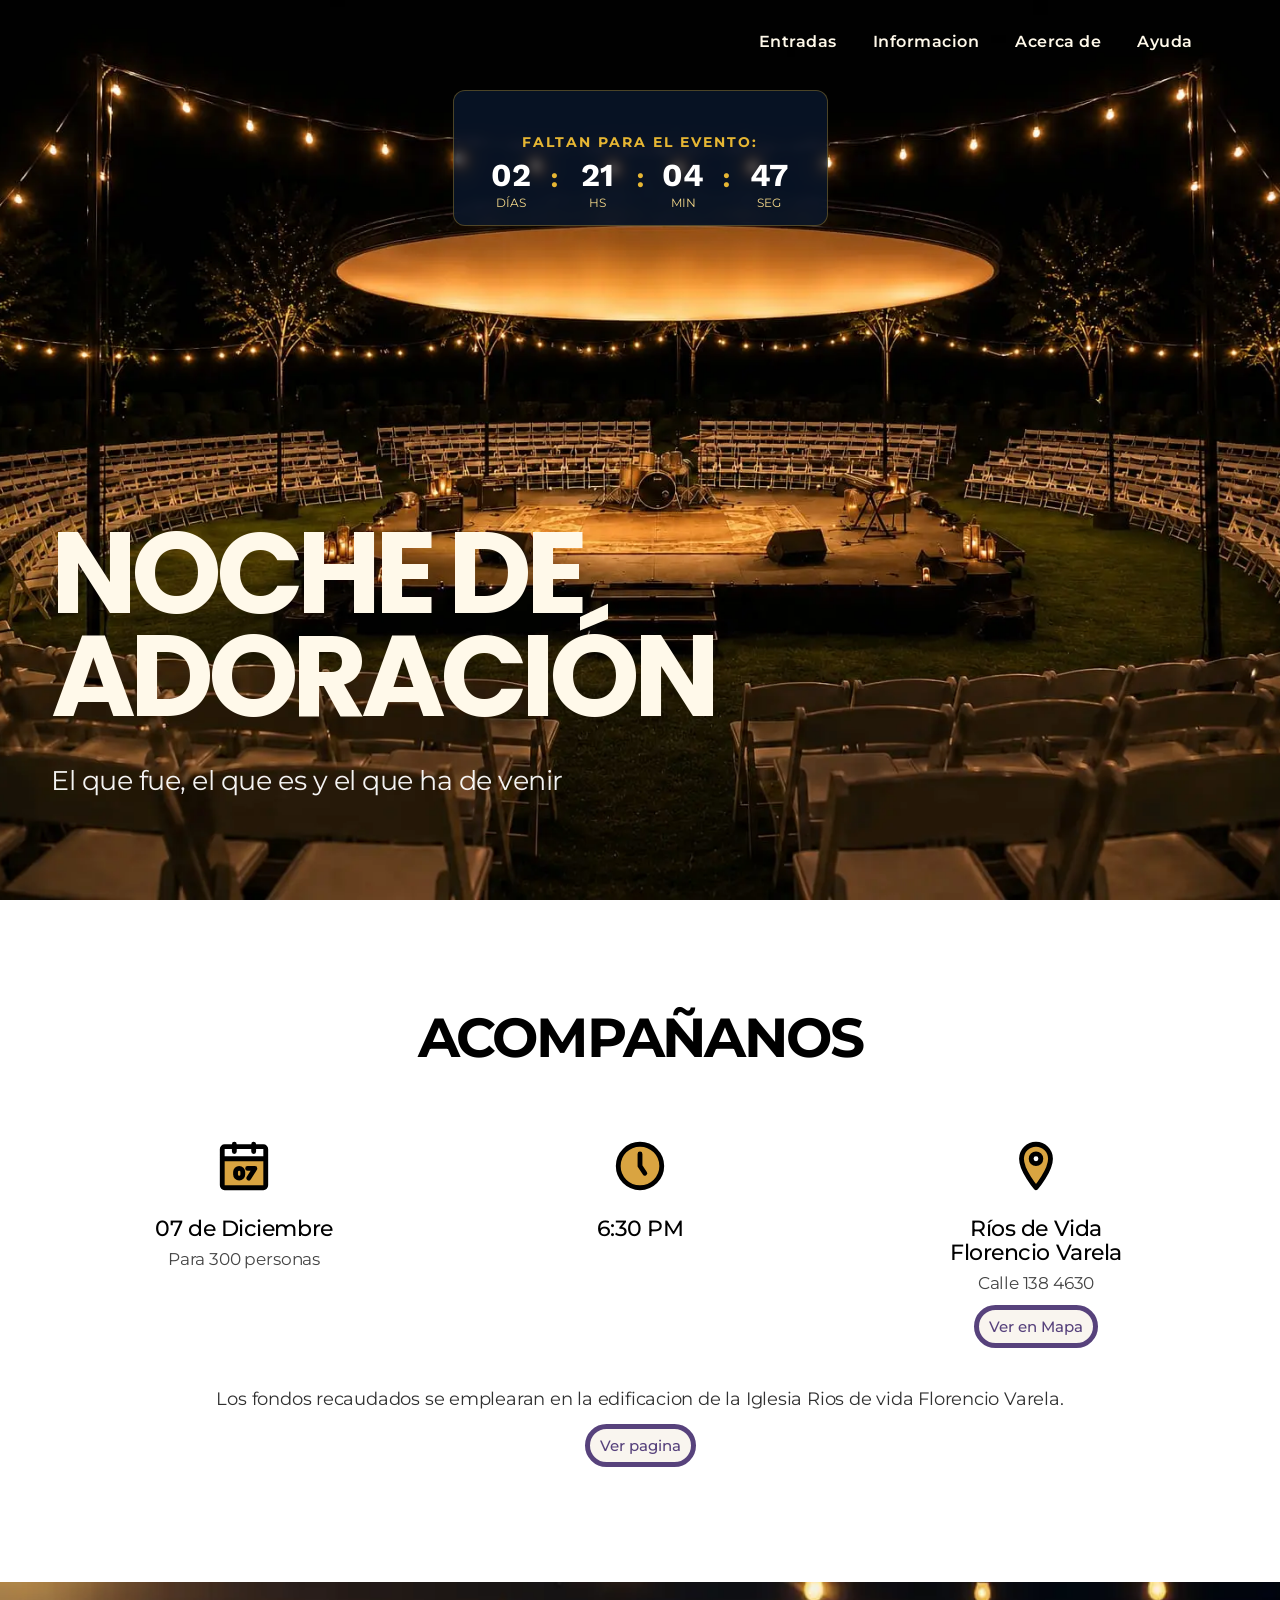
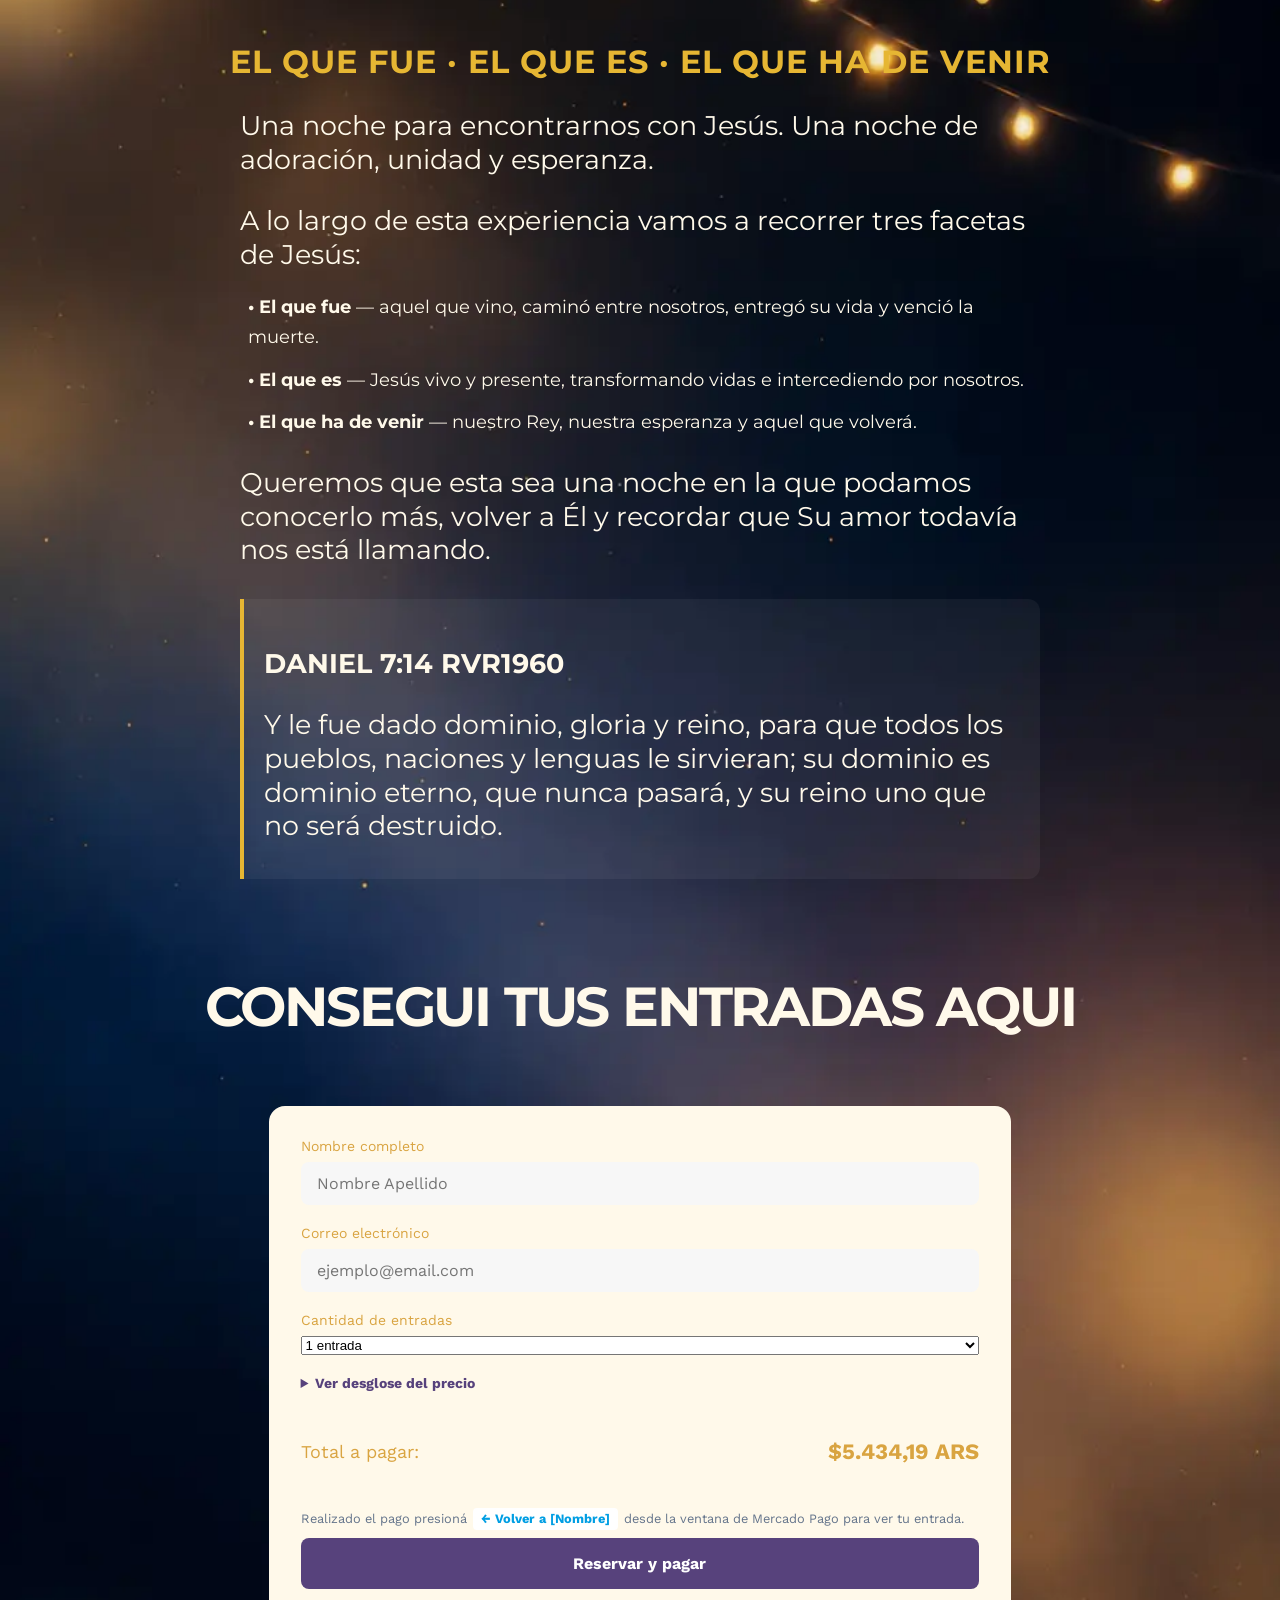
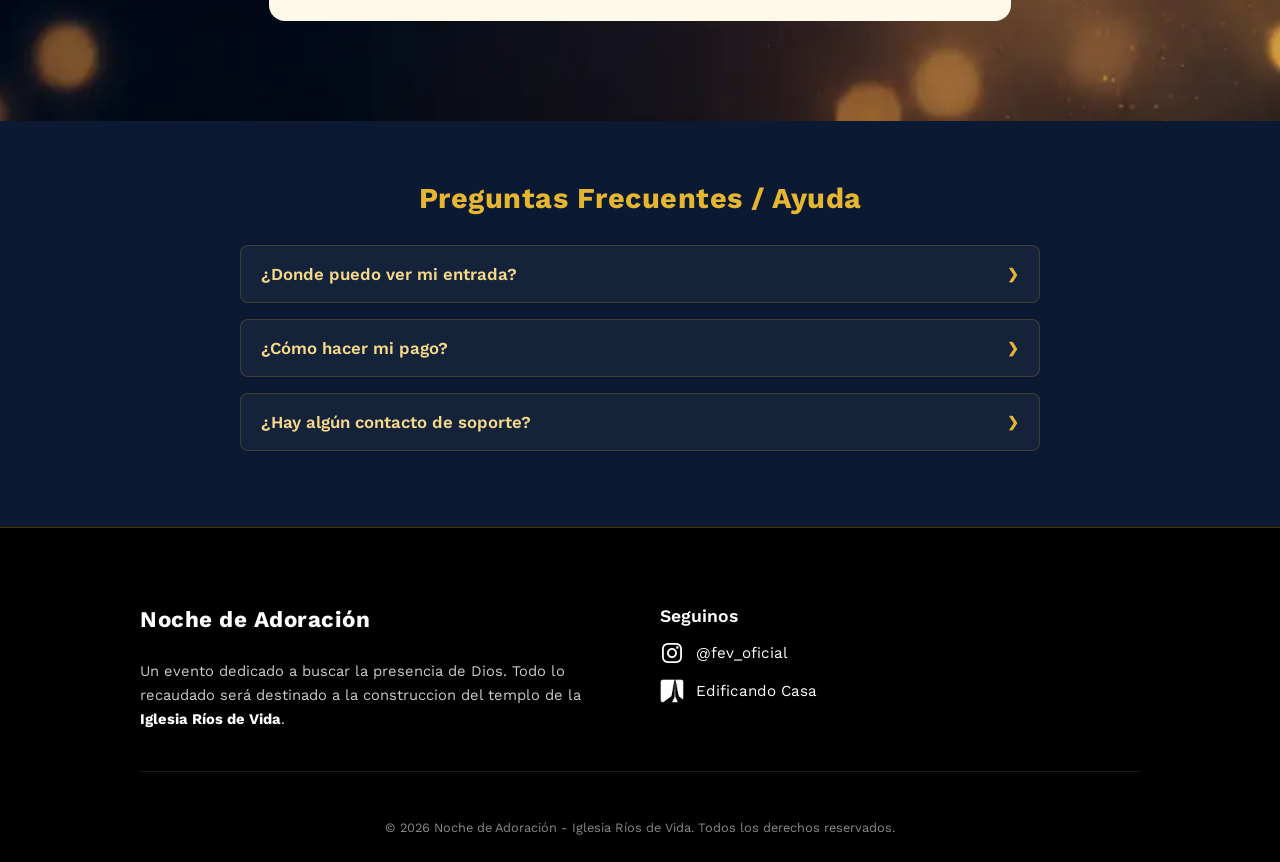
<file: index.html>
<!DOCTYPE html>
<html lang="en">
<head>
  <meta charset="UTF-8">
  <meta name="viewport" content="width=device-width, initial-scale=1.0">
  <title>Noche De Adoracion</title>
  <meta name="description" content="Acompañanos en adoracion a esta noche de fe y milagros etc etc">
  <meta name="author" content="Ignacio Damian Jofré Alonso">

  <!-- fuente Work Sans desde Google Fonts -->
  <link rel="preconnect" href="https://fonts.googleapis.com">
  <link rel="preconnect" href="https://fonts.gstatic.com" crossorigin>
  <link href="https://fonts.googleapis.com/css2?family=Work+Sans:wght@400;600;700&display=swap" rel="stylesheet">

  <!-- fuente Monserrat y Poppins -->
  <link rel="preconnect" href="https://fonts.googleapis.com">
  <link rel="preconnect" href="https://fonts.gstatic.com" crossorigin>
  <link href="https://fonts.googleapis.com/css2?family=Montserrat&family=Poppins:wght@400;500;700&display=swap" rel="stylesheet">

  <link rel="stylesheet" href="styles/hadevenir.css">
  <link rel="stylesheet" href="styles/hadevenir-large.css">
  <link rel="stylesheet" href="styles/entradas.css">
  <script src="script/hadevenir.js" defer></script>
</head>
<body>
  <header class="site-header">
    <nav class="navigation">
      <button class="menu-toggle" aria-label="Abrir menú" aria-expanded="false">
        ≡
      </button>
      <ul class="navigation-list">
        <li><a href="#entradas">Entradas</a></li>
        <li><a href="#info">Informacion</a></li>
        <li><a href="#acercade">Acerca de</a></li>
        <li><a href="#ayuda">Ayuda</a></li>
        <li></li>
      </ul>
    </nav>
    
  </header>

  <main>
    <section class="hero">
      <img src="images/baner-hero-v2.webp" alt="Lugar de Adoracion" class="hero-bg">
      <div class="hero-content">
        <!-- CONTADOR REGRESIVO (Va acá arriba del título) -->
        <div class="countdown-container">
          <p class="countdown-label">FALTAN PARA EL EVENTO:</p>
          <div id="countdown" class="countdown-box">
            <div class="time-card">
              <span id="days">00</span>
              <small>Días</small>
            </div>
            <span class="colon">:</span>
            <div class="time-card">
              <span id="hours">00</span>
              <small>Hs</small>
            </div>
            <span class="colon">:</span>
            <div class="time-card">
              <span id="minutes">00</span>
              <small>Min</small>
            </div>
            <span class="colon">:</span>
            <div class="time-card">
              <span id="seconds">00</span>
              <small>Seg</small>
            </div>
          </div>
        </div>

        <div class="hero-text-block">
          <h1>NOCHE DE ADORACIÓN</h1>
          <p class="hero-subtitle">El que fue, el que es y el que ha de venir</p>
        </div>
      </div>
    </section>

    <section class="features" id="info">
      <div class="features-wrap">
        <h2 class="features-title">Acompañanos</h2>
    
        <div class="features-grid">
          <article class="feature-item">
            <div class="feature-icon" aria-hidden="true">
              <img src="images/date-calendar-svgrepo-com.svg" alt="cuando">
            </div>
            <h3>07 de Diciembre</h3>
            <p>Para 300 personas</p>
          </article>
    
          <article class="feature-item">
            <div class="feature-icon" aria-hidden="true">
              <img src="images/clock-svgrepo-com.svg" alt="hora">
            </div>
            <h3>6:30 PM</h3>
            <!-- <p>Toda la noche</p> -->
          </article>
    
          <article class="feature-item">
            <div class="feature-icon" aria-hidden="true">
              <img src="images/place-svgrepo-com.svg" alt="donde">
            </div>
            <h3>Ríos de Vida <br> Florencio Varela</h3>
            <p>Calle 138 4630</p>
            <div>
              <a href="https://www.google.com/maps/place/Fundaci%C3%B3n+Refugio+De+lo+Alto/@-34.8507726,-58.2319897,18z/data=!4m6!3m5!1s0x95a329bcd42c3e1b:0x514cdfa8db84f77c!8m2!3d-34.8506954!4d-58.232056!16s%2Fg%2F11fp1f635v?entry=ttu&g_ep=EgoyMDI1MTAyNy4wIKXMDSoASAFQAw%3D%3D"
                target="_blank" class="ver-ubicacion">
                Ver en Mapa
              </a>
            </div>
          </article>
        </div>

        <div class="recaudacion">
          <p class="features-description">
            Los fondos recaudados se emplearan en la edificacion de la Iglesia Rios de vida Florencio Varela.
          </p>
          
          <a href="https://riosdevidafciovarela-sys.github.io/edificando-casa.html"
              target="_blank" class="ver-ubicacion">
              Ver pagina
            </a>
        </div>
        
    </section>

    <!-- CONTENEDOR CON IMAGEN DE FONDO PARA INFO Y ENTRADAS -->
    <div class="seccion-con-fondo">
    <!-- Imagen de fondo a pantalla completa queva a oucpar dos sections -->
      <img src="images/noche-girnaldas.webp" alt="Fondo nocturno" class="night-background">

      <!-- SECCIÓN INFORMACION -->
      <section class="features-info" id="acercade">
        <div class="features-wrap">
          <h2>EL QUE FUE · EL QUE ES · EL QUE HA DE VENIR</h2>
          <div class="info-texto">
            <p>Una noche para encontrarnos con Jesús. Una noche de adoración, unidad y esperanza.</p>
            <p>A lo largo de esta experiencia vamos a recorrer tres facetas de Jesús:</p>
            <ul>
              <li><strong>• El que fue</strong> — aquel que vino, caminó entre nosotros, entregó su vida y venció la muerte.</li>
              <li><strong>• El que es</strong> — Jesús vivo y presente, transformando vidas e intercediendo por nosotros.</li>
              <li><strong>• El que ha de venir</strong> — nuestro Rey, nuestra esperanza y aquel que volverá.</li>
            </ul>
            <p>Queremos que esta sea una noche en la que podamos conocerlo más, volver a Él y recordar que Su amor todavía nos
              está llamando.</p>
          
            <blockquote class="pasaje-biblico">
              <p><strong>DANIEL 7:14 RVR1960</strong></p>
              <p>Y le fue dado dominio, gloria y reino, para que todos los pueblos, naciones y lenguas le sirvieran; su dominio es
                dominio eterno, que nunca pasará, y su reino uno que no será destruido.</p>
            </blockquote>
          </div>
       
        </div>

      </section>

      <!-- SECCION ADQUIRIR ENTRADAS -->
      <section class="features-entradas" id="entradas">
        <div class="feature-wrap">
          <h2 class="features-title">Consegui tus entradas aqui</h2>
          <section class="ticket-card">
            <!-- <h2>Adquirir Entradas</h2> -->
          
            <p id="mensaje-estado" class="mensaje-estado" hidden></p>
  
            <form id="form-entradas">
              <div class="form-group">
                <label for="nombre">Nombre completo</label>
                <input type="text" id="nombre" placeholder="Nombre Apellido" required>
              </div>
          
              <div class="form-group">
                <label for="email">Correo electrónico</label>
                <input type="email" id="email" placeholder="ejemplo@email.com" required>
              </div>
          
              <div class="form-group">
                <label for="cantidad">Cantidad de entradas</label>
                <select id="cantidad" required>
                  <option value="1">1 entrada</option>
                  <option value="2">2 entradas</option>
                  <option value="3">3 entradas</option>
                  <option value="4">4 entradas</option>
                  <option value="5">5 entradas</option>
                  <option value="6">6 entradas</option>
                </select>
              </div>
          
              <!-- DESGLOSE DE PRECIOS -->
              <details class="desglose-precio">
                <summary>Ver desglose del precio</summary>
                <div class="desglose-linea">
                  <span>Valor unitario (sin cargos)</span>
                  <span>$5.000 ARS</span>
                </div>
                <div class="desglose-linea">
                  <span>Cantidad</span>
                  <span id="desglose-cantidad">1</span>
                </div>
                <div class="desglose-linea">
                  <span>Subtotal</span>
                  <span id="desglose-subtotal">$5.000 ARS</span>
                </div>
                <div class="desglose-linea">
                  <span>Cargo Mercado Pago (6,60%)</span>
                  <span id="desglose-comision">$358,84 ARS</span>
                </div>
                <div class="desglose-linea">
                  <span>IVA sobre la comisión (21%)</span>
                  <span id="desglose-iva">$75,36 ARS</span>
                </div>
              </details>

              <div class="total-box">
                <span>Total a pagar:</span>
                <strong id="total-monto">$5.434,19 ARS</strong>
              </div>
          
              <p class="aviso">
                Realizado el pago presioná <span class="mp-texto">← Volver a [Nombre]</span> desde la ventana de Mercado Pago
                para ver tu entrada.
              </p>
              <button type="submit" id="btn-pagar" class="btn-primary">
                Reservar y pagar
              </button>
            </form>

            <!-- PANTALLA DE ESPERA, REDIRECCION (NO FUNCIONA) -->
            <div id="pantalla-espera" class="pantalla-espera" hidden>
              <p>
                Registramos tu reserva. Cuando confirmemos que tu pago llegó
                correctamente, te vamos a enviar tu entrada (con el QR) al
                mail que ingresaste.
              </p>
              <p class="pantalla-espera-ayuda">
                Si todavía no llegaste a pagar, o tuviste algún problema,
                podés volver a intentarlo.
              </p>
              <button type="button" id="btn-reintentar" class="btn-primary">
                Volver a intentar
              </button>
            </div>

            
          </section>
        </div>
      </section>
      
    </div>      
    
    <!-- AYUDA -->
    <section class="features-ayuda" id="ayuda">
      <div class="ayuda-container">
        <h2 class="ayuda-titulo">Preguntas Frecuentes / Ayuda</h2>
    
        <!-- Pregunta 1 -->
        <details class="ayuda-item">
          <summary class="ayuda-pregunta">¿Donde puedo ver mi entrada?</summary>
          <div class="ayuda-respuesta">
            <p>Te enviaremos una copia de tu o tus entradas al mail declarado. Asegúrate de que esté escrito correctamente.
            </p>
          </div>
        </details>
    
        <!-- Pregunta 2 -->
        <details class="ayuda-item">
          <summary class="ayuda-pregunta">¿Cómo hacer mi pago?</summary>
          <div class="ayuda-respuesta">
            <p>Luego de completar tus datos, se te redireccionará a Mercado Pago. Luego de completar el pago, haz click en
              <strong>"Volver al sitio"</strong> (ver imagen de ejemplo), esto te redireccionará a tus entradas para
              descargar.</p>
    
            <div class="ejemplo-pago">
              <img src="images/mp-flor-ejemplo.webp" alt="Ejemplo de botón Volver al sitio en Mercado Pago" />
            </div>
    
            <p class="nota-pago">✨ Una vez verificado tu pago, la entrada tendrá validez para su uso y se te enviará un mail
              de confirmación.</p>
          </div>
        </details>
    
        <!-- Pregunta 3 -->
        <details class="ayuda-item">
          <summary class="ayuda-pregunta">¿Hay algún contacto de soporte?</summary>
          <div class="ayuda-respuesta">
            <p>Si tuviste algún inconveniente, no dudes en escribir a <a
                href="mailto:florm.espindola99@gmail.com">florm.espindola99@gmail.com</a>.</p>
          </div>
        </details>
      </div>
    </section>
  </main>
  <footer class="site-footer">
    <div class="footer-container">
  
      <!-- Columna 1: Info del Evento y Propósito -->
      <div class="footer-col info-col">
        <h3 class="footer-brand">Noche de Adoración</h3>
        <p class="footer-desc">
          Un evento dedicado a buscar la presencia de Dios. Todo lo recaudado será destinado a la construccion del
          templo de la <strong>Iglesia Ríos de Vida</strong>.
        </p>
      </div>
  
      <!-- Columna 2: Redes Sociales -->
      <div class="footer-col social-col">
        <h4>Seguinos</h4>
        <div class="social-links">
          <a href="https://www.instagram.com/fev_oficial?igsi=NXhsM2h2Mmg1aGh6" target="_blank" rel="noopener noreferrer"
            aria-label="Instagram FEV Oficial">
            <img src="images/instagram-svgrepo-com(1).svg" alt="Instagram" class="social-icon">
            <span>@fev_oficial</span>
          </a>

          <!-- Enlace Edificando Casa -->
          <a href="https://riosdevidafciovarela-sys.github.io/edificando-casa.html" target="_blank" rel="noopener noreferrer"
            aria-label="Edificando Casa">
            <!-- Guardá la imagen que me mostraste como 'edificando-casa-logo.png' -->
            <img src="images/logo-rios-de-vida.png" alt="Edificando Casa" class="footer-icon">
            <span>Edificando Casa</span>
          </a>
        </div>
      </div>
  
    </div>
  
    <!-- Barra inferior de Copyright -->
    <div class="footer-bottom">
      <p>&copy; 2026 Noche de Adoración - Iglesia Ríos de Vida. Todos los derechos reservados.</p>
    </div>
  </footer>
</body>

</html>
</file>
<file: styles/hadevenir.css>
:root {
  --primary-color: #e6b633;
  --secondary-color: #0B1A32;
  --accent1-color: #D9A441;
  --accent2-color: #57427C;
  --accent-light: #F5D98A;
  --dark: #020408;
  --font-color: #FFF9EA;
  --heading-font: "Playfair Display", serif;
  --body-font: "Lato", sans-serif;

}

*{
  margin: 0;
  padding: 0;
  box-sizing: border-box;
}

.hero {
  min-height: 100svh;
  width: 100%;
  position: relative;
  display: flex;
  align-items: flex-end;
  overflow: hidden;
  background:
      linear-gradient(180deg,
        rgba(0, 0, 0, .06) 0%,
        rgba(0, 0, 0, .14) 45%,
        rgba(0, 0, 0, .76) 100%)
}

.hero-content {
  width: min(92%, 1320px);
  margin: 0 auto;
  /* Ocupa exactamente toda la pantalla del cel/pantalla */
  height: 100svh;

  /* Flexbox vertical */
  display: flex;
  flex-direction: column;
  justify-content: space-between;
  /* Empuja el contador arriba y el texto abajo */
  align-items: flex-start;
  /* Mantiene todo alineado a la izquierda */

  /* Espaciado interno para que no toque los bordes ni el botón del menú */
  padding-top: clamp(70px, 10vh, 100px);
  /* Deja espacio para el menú hamburguesa */
  padding-bottom: clamp(30px, 5vh, 60px);
  /* Margen respecto al borde inferior */

  position: relative;
  z-index: 2;
  color: var(--font-color);
  box-sizing: border-box;
}

.hero-text-block {
  display: flex;
  flex-direction: column;
  gap: 8px;
  /* Controla la separación justa entre el h1 y el subtítulo */
  width: 100%;
  text-align: left;
}

.hero-bg{
  position: absolute;
  top: 0;
  left: 0;
  width: 100%;
  height: 100%;
  object-fit: cover;
  /* Hace el mismo efecto que background-size: cover */
  object-position: center;
  /* Alinea al centro igual que center center */
  z-index: 1;
}

body {
  font-family: 'Montserrat', sans-serif;
}

h1{
  margin: 0;
  max-width: 1100px;
  font-size: clamp(56px, 9vw, 142px);
  line-height: .9;
  letter-spacing: -.055em;
  font-weight: 700;
  text-transform: uppercase;
  font-family: 'Poppins',sans-serif;
}

.hero-subtitle {
  max-width: 850px;
  margin: 28px 0 0;
  font-size: clamp(18px, 2.1vw, 30px);
  line-height: 1.25;
  letter-spacing: -.018em;
  color: rgba(255, 255, 255, .95);
  
}

/* El nav dentro del hero flotando a la derecha ≡ */

.site-header {
  position: absolute;
  top: 0;
  right: 0;
  width: 100%;
  z-index: 10;
}

.navigation {
  width: min(92%, 1320px);
  margin: 0 auto;
  display: flex;
  justify-content: flex-end;
  padding-top: 24px;
}

.menu-toggle {
  border: none;
  background: transparent;
  color: var(--font-color);
  font-size: 32px;
  line-height: 1;
  cursor: pointer;
}

.navigation-list {
  display: none;
  list-style: none;
}

.navigation-list a {
  color: var(--font-color);
  text-decoration: none;
}

.navigation-list.is-open {
  display: flex;
  flex-direction: column;
  gap: 24px;
  position: absolute;
  top: 75px;
  right: 4%;
  padding: 24px;
  list-style: none;
  background: rgba(0, 0, 0, .75);
  backdrop-filter: blur(10px);
  border-radius: 12px;
}

/* ============ FEATURES ============ */

.features {
  background: #ffffff;
  color: #000000;
  padding: 85px 0 80px;
}

.features-wrap {
  width: 88%;
  margin: 0 auto;
}

.features-title {
  margin: 0 0 48px;
  text-align: center;
  font-size: 38px;
  line-height: 1;
  letter-spacing: -.04em;
  font-weight: 700;
  text-transform: uppercase;
}

.features-grid {
  display: grid;
  grid-template-columns: 1fr;
  gap: 42px;
  align-items: start;
}

.feature-item {
  /* text-align: center; */
  display: flex;
  flex-direction: column;
  align-items: start; /* Cambiar para centrar */
}

.feature-icon {
  width: 52px;
  height: 52px;
  margin-bottom: 16px;
  color: #000000;
}

.feature-icon img {
  width: 100%;
  height: 100%;
  display: block;
}

.feature-item h3 {
  margin: 0 0 7px;
  font-size: 22px;
  line-height: 1.1;
  letter-spacing: -.02em;
  font-weight: 500;
}

.feature-item p {
  margin: 0;
  max-width: none;
  color: #454545;
  font-size: 17px;
  line-height: 1.35;
  letter-spacing: -.01em;
}


.features-description {
  margin: 28px auto 0;
  max-width: 1120px;
  text-align: left;
  font-size: 17px;
  line-height: 1.55;
  color: #303030;
  letter-spacing: -.012em;
}

.recaudacion {
  display: flex;
  flex-direction: column;
  align-items: center;
}

/* SISTEMA DE ENTRADAS */

.checkout-container {
  width: 100%;
  max-width: 480px;
}

.ticket-card {
  background-color: var(--font-color);
  border-radius: 16px;
  padding: 32px;
  margin: 0 4rem;
}

.ticket-card h2 {
  font-size: 28px;
  margin-bottom: 8px;
  letter-spacing: -0.02em;
  color: var(--accent1-color); /* Es necesario este titulo? */
}

.form-group {
  margin-bottom: 20px;
  display: flex;
  flex-direction: column;
  gap: 8px;
}

.form-group label {
  font-size: 14px;
  color: var(--accent1-color); /* text muted */
}

.form-group input {
  width: 100%;
  padding: 12px 16px;
  border-radius: 8px;
  border: 1px solid var(--border-color);
  background: #f7f7f7; /* Gris ultra claro */
  box-shadow: 0 0 0 transparent;
  color:#64748b;
  font-size: 16px;
  outline: none;
  transition: border-color 0.2s ease;
  
}

.form-group input:focus {
  border-color: var(--accent1-color);
}

.total-box {
  display: flex;
  justify-content: space-between;
  align-items: center;
  padding: 16px 0;
  margin: 24px 0;
  font-size: 18px;
  color: var(--accent1-color);
}

.total-box strong {
  font-size: 22px;
}

/* DESGLOSE DE PRECIOS */


.btn-primary {
  width: 100%;
  padding: 16px;
  border: none;
  border-radius: 8px;
  background-color: var(--accent2-color);
  color: #ffffff;
  font-size: 16px;
  font-weight: 700;
  cursor: pointer;
  transition: background-color 0.2s ease, transform 0.1s ease;
}

.btn-primary:hover {
  background-color: #433260;
  transform: translateY(-1px);
}

.btn-primary:active {
  transform: translateY(0);
}

.ver-ubicacion {
  display: inline-block;
  padding: 5px 0px;
  margin: 10px 0; /* Sugerencia de Dani */
  /* border: 5px solid var(--accent2-color); */
  border-radius: 30px;
  background-color: #f9f5ef;
  color: var(--accent2-color);
  font-weight: 500;
  font-size: 15px;
  transition: all 0.3s ease;
  text-decoration: none;
}

.ver-ubicacion:hover {
  background-color: var(--accent2-color);
  color: var(--font-color);
}


/* ============ CONTENEDOR CON FONDO ============ */

.seccion-con-fondo {
  position: relative;
  width: 100%;
  min-height: 100vh;
  overflow: hidden;
}

/* Imagen de fondo abarcando todo el contenedor */
.night-background {
  position: absolute;
  top: 0;
  left: 0;
  width: 100%;
  height: 100%;
  object-fit: cover;
  object-position: center;
  z-index: 1;
}

/* Opcional: Capa oscura sutil sobre la imagen para mejorar la lectura de los textos */
/* .seccion-con-fondo::before {
  content: "";
  position: absolute;
  top: 0;
  left: 0;
  width: 100%;
  height: 100%;
  background: rgba(0, 0, 0, 0.4);
  z-index: 2;  
} */

/* Asegurar que las secciones queden por encima de la imagen y la capa oscura */
.features-info,
.features-entradas {
  position: relative;
  z-index: 3;
  background: transparent;
  /* Quitamos el background: #ffffff previo */
  color: var(--font-color);
  /* Cambiamos el texto a claro para contrastar */
}

.features-info {
  padding: 85px 0 60px;
}

.features-entradas {
  padding: 40px 0 100px;
  display: flex;
  justify-content: center;
  align-items: center;
}

/* Ajuste para que la tarjeta de entradas quede bien centrada */
.checkout-container {
  width: 100%;
  max-width: 520px;
  margin: 0 auto;
}

/* CAMBIO EL FONT DEL FORMULARIO */

/* Aplicar Work Sans únicamente al formulario de entradas */
.ticket-card,
.ticket-card input,
.ticket-card button,
.ticket-card label {
  font-family: 'Work Sans', sans-serif;
}

/* ============ SECCIÓN 2: INFORMACIÓN DETALLADA ============ */

.features-info {
  padding: 60px 0;
  text-align: center;
}

.features-info h2 {
  font-size: clamp(20px, 3vw, 32px);
  color: var(--primary-color);
  margin-bottom: 24px;
  letter-spacing: 1px;
}

.info-texto {
  max-width: 800px;
  margin: 0 auto;
  text-align: left;
  line-height: 1.7;
  font-size: 18px;
}

.info-texto p {
  margin-bottom: 16px;
  max-width: 100%;
}

.info-texto ul {
  list-style: none;
  margin: 20px 0;
  padding-left: 0;
}

.info-texto li {
  margin-bottom: 12px;
  padding-left: 8px;
}

.pasaje-biblico {
  margin-top: 32px;
  padding: 20px;
  border-left: 4px solid var(--primary-color);
  background: rgba(255, 255, 255, 0.05);
  border-radius: 0 12px 12px 0;
}

/* AYUDA */

/* Sección de Ayuda / FAQ */
.features-ayuda {
  background-color: #0B1A32;
  color: #ffffff;
  padding: 60px 20px;
  font-family: 'Work Sans', sans-serif;
}

.ayuda-container {
  max-width: 800px;
  margin: 0 auto;
}

.ayuda-titulo {
  text-align: center;
  color: #e6b633;
  /* Dorado */
  font-size: 1.8rem;
  margin-bottom: 30px;
  letter-spacing: 0.5px;
}

/* Tarjetas desplegables */
.ayuda-item {
  background-color: rgba(255, 255, 255, 0.04);
  border: 1px solid rgba(230, 182, 51, 0.2);
  /* Borde suave dorado */
  border-radius: 8px;
  margin-bottom: 16px;
  overflow: hidden;
  transition: border-color 0.3s ease;
}

.ayuda-item[open] {
  border-color: #e6b633;
  /* Resalta en dorado al abrir */
  background-color: rgba(255, 255, 255, 0.07);
}

/* Título/Pregunta del desplegable */
.ayuda-pregunta {
  padding: 18px 20px;
  font-weight: 600;
  font-size: 1.05rem;
  cursor: pointer;
  color: #F5D98A;
  list-style: none;
  /* Oculta la flecha por defecto en algunos navegadores */
  display: flex;
  justify-content: space-between;
  align-items: center;
  user-select: none;
}

/* Flecha indicadora personalizada */
.ayuda-pregunta::after {
  content: "❯";
  font-size: 0.85rem;
  color: #e6b633;
  transition: transform 0.3s ease;
}

.ayuda-item[open] .ayuda-pregunta::after {
  transform: rotate(90deg);
  /* Gira la flecha al abrir */
}

/* Contenido de la respuesta */
.ayuda-respuesta {
  padding: 0 20px 20px 20px;
  color: #d1d5db;
  line-height: 1.6;
  font-size: 0.95rem;
  border-top: 1px solid rgba(255, 255, 255, 0.05);
  margin-top: 5px;
  padding-top: 15px;
}

.ayuda-respuesta a {
  color: #e6b633;
  text-decoration: underline;
}

.ayuda-respuesta a:hover {
  color: #F5D98A;
}

/* Imagen de ejemplo de Mercado Pago */
.ejemplo-pago {
  margin: 15px 0;
  text-align: center;
}

.ejemplo-pago img {
  max-width: 100%;
  border-radius: 6px;
  border: 1px solid rgba(230, 182, 51, 0.3);
  box-shadow: 0 4px 12px rgba(0, 0, 0, 0.4);
}

.nota-pago {
  margin-top: 12px;
  font-size: 0.9rem;
  color: #e6b633;
}

/* Texto base del párrafo */
.aviso {
  color: #64748b;
  /* Texto claro para fondo oscuro */
  font-size: 0.8rem;
  line-height: 1.3;
  margin-bottom: .5rem;
}

/* Formato exclusivo para el texto de 'Volver a...' estilo Mercado Pago */
.mp-texto {
  color: #009ee3;
  /* Azul oficial de Mercado Pago */
  font-weight: 700;
  /* Negrita para que destaque */
  background-color: #ffffff;
  /* Fondo blanco que imita la pantalla de MP */
  padding: 3px 8px;
  border-radius: 4px;
  display: inline-block;
  /* Mantiene la forma de botoncito */
  margin: 0 2px;
}

/* Foooooooooteeeeeeer */
/* Footer Principal */
.site-footer {
  background-color: #000000;
  /* Fondo totalmente negro */
  color: #ffffff;
  padding: 50px 20px 20px 20px;
  font-family: 'Work Sans', sans-serif;
  border-top: 1px solid rgba(230, 182, 51, 0.3);
  /* Línea dorada sutil arriba */
}

.footer-container {
  max-width: 1000px;
  margin: 0 auto;
  display: flex;
  flex-wrap: wrap;
  justify-content: space-between;
  gap: 40px;
}

.footer-col {
  flex: 1 1 140px;
  /* Se adapta automáticamente en celulares y pantallas grandes */
}

/* Títulos */
.footer-brand {
  font-size: 1.4rem;
  font-weight: 700;
  color: #ffffff;
  margin-bottom: 12px;
  letter-spacing: 0.5px;
}

.footer-col h4 {
  font-size: 1.1rem;
  font-weight: 600;
  color: #ffffff;
  margin-bottom: 15px;
}

/* Descripción */
.footer-desc {
  color: #cccccc;
  /* Blanco suave para mejor lectura */
  font-size: 0.92rem;
  line-height: 1.6;
}

.footer-desc strong {
  color: #ffffff;
}

/* Redes Sociales */
.social-links a {
  display: inline-flex;
  align-items: center;
  gap: 10px;
  color: #ffffff;
  text-decoration: none;
  font-size: 0.95rem;
  transition: opacity 0.3s ease, transform 0.2s ease;
}

.social-links a:hover {
  opacity: 0.8;
  transform: translateY(-2px);
  /* Efeito sutil de elevación */
}

.social-icon {
  width: 24px;
  height: 24px;
  filter: brightness(0) invert(1);
  /* Pasa el SVG a blanco puro si es oscuro */
}

/* Barra Inferior (Copyright) */
.footer-bottom {
  max-width: 1000px;
  margin: 40px auto 0 auto;
  padding-top: 20px;
  border-top: 1px solid rgba(255, 255, 255, 0.1);
  /* Línea divisoria discreta */
  text-align: center;
}

.footer-bottom p {
  color: #888888;
  font-size: 0.8rem;
}

/* Lista de enlaces/redes alineados en vertical */
.social-links {
  display: flex;
  flex-direction: column;
  gap: 14px;
  /* Espacio entre el enlace de Instagram y Edificando Casa */
}

.social-links a {
  display: inline-flex;
  align-items: center;
  gap: 12px;
  color: #ffffff;
  text-decoration: none;
  font-size: 0.95rem;
  transition: opacity 0.3s ease, transform 0.2s ease;
}

.social-links a:hover {
  opacity: 0.85;
  color: #F5D98A;
  /* Cambia a dorado sutil al pasar el mouse */
  transform: translateX(3px);
  /* Pequeño desplazamiento a la derecha */
}

/* Íconos con tamaño uniforme */
.footer-icon {
  width: 24px;
  height: 24px;
  object-fit: contain;
  border-radius: 4px;
}

/* Adaptación Mobile */
@media (max-width: 600px) {
  .footer-container {
    flex-direction: column;
    gap: 25px;
    text-align: center;
  }

  .social-links a {
    justify-content: center;
  }
}

/* --- COUNTDOWN (MOBILE FIRST) --- */
.countdown-container {
  display: flex;
  flex-direction: column;
  align-items: center;
  justify-content: center;

  /* Centrado horizontal solo para el contador */
  align-self: center;
  margin: 0 auto;

  padding: 10px 15px;
  background-color: rgba(11, 26, 50, 0.7);
  border: 1px solid rgba(230, 182, 51, 0.3);
  border-radius: 12px;
  backdrop-filter: blur(5px);
  max-width: 90%;
}

.countdown-label {
  color: #e6b633;
  font-size: 0.75rem;
  font-weight: 700;
  letter-spacing: 1.5px;
  margin-bottom: 8px;
  text-transform: uppercase;
}

.countdown-box {
  display: flex;
  align-items: center;
  gap: 6px;
  color: #ffffff;
}

.time-card {
  display: flex;
  flex-direction: column;
  align-items: center;
  min-width: 42px;
}

.time-card span {
  font-size: 1.4rem;
  font-weight: 700;
  color: #ffffff;
  line-height: 1;
  font-family: 'Work Sans', sans-serif;
}

.time-card small {
  font-size: 0.65rem;
  color: #F5D98A;
  margin-top: 4px;
  text-transform: uppercase;
}

.colon {
  color: #e6b633;
  font-size: 1.2rem;
  font-weight: 700;
  margin-top: -12px;
}
</file>
<file: styles/hadevenir-large.css>
/* =========================================================
   large.css — Ajustes para pantallas grandes
   Se cargan DESPUÉS de styles.css y van pisando la base
   mobile-first a medida que crece el viewport.
   ========================================================= */

/* ============ HERO (desde 701px) ============ */

@media (min-width:701px) {
  .hero {
    background-position: center center;
  }

  .hero-content {
    width: min(92%, 1320px);
    padding-bottom: clamp(50px, 8vw, 105px);
  }

  h1 {
    font-size: clamp(56px, 9vw, 142px);
  }

  p {
    margin: 28px 0 0;
    font-size: clamp(18px, 2.1vw, 30px);
    line-height: 1.25;
  }

  /* El header */
  .site-header {
    position: absolute;
  }

  .navigation {
    padding-top: 32px;
  }

  .menu-toggle {
    display: none;
  }

  .navigation-list {
    display: flex;
    align-items: center;
    gap: 36px;
  }

  .navigation-list a {
    font-size: 16px;
    font-weight: 600;
    letter-spacing: .03em;
  }
}

/* ============ FEATURES (desde 561px) ============ */

@media (min-width:561px) {
  .features-wrap {
    width: min(90%, 1240px);
  }

  .features-title {
    text-align: center;
    font-size: clamp(34px, 4.3vw, 64px);
    margin-bottom: 56px;
  }

  .features-grid {
    grid-template-columns: repeat(2, 1fr);
    gap: 52px 28px;
  }

  .feature-item {
    text-align: center;
    align-items: center;
  }

  .feature-icon {
    width: 58px;
    height: 58px;
    margin-bottom: 22px;
  }

  .feature-item p {
    max-width: 240px;
  }

  .features-note {
    margin-top: 62px;
    text-align: center;
    font-size: 19px;
  }

  .features-description {
    text-align: center;
    font-size: 18px;
  }
}

/* ============ FEATURES (desde 901px) ============ */

@media (min-width:901px) {
  .features {
    padding: 110px 0 105px;
  }

  .features-title {
    margin-bottom: 72px;
  }

  .features-grid {
    grid-template-columns: repeat(3, 1fr);
    gap: 46px 36px;
  }

  .features-note {
    margin-top: 74px;
  }

  .ver-ubicacion {
    display: inline-block;
    padding: 7px 10px;
    margin: 10px 0; /* Sugerencia de Dani */
    border: 5px solid var(--accent2-color);
    border-radius: 30px;
    background-color: #f9f5ef;
    color: var(--accent2-color);
    font-weight: 500;
    font-size: 15px;
    transition: all 0.3s ease;
    text-decoration: none;
  }
}

/* ============ GALLERY (desde 561px) ============ */

@media (min-width:561px) {
  .gallery {
    padding: 8px;
  }

  .gallery-grid {
    grid-template-columns: repeat(2, 1fr);
    gap: 8px;
  }

  .gallery-item {
    aspect-ratio: 16 / 9;
  }
}

/* ============ GALLERY (desde 901px) ============ */

@media (min-width:901px) {
  .gallery-grid {
    grid-template-columns: repeat(3, 1fr);
  }
}

/* ============ DONATION (desde 561px) ============ */

@media (min-width:561px) {
  .donation {
    padding: 110px 0 120px;
  }

  .donation-wrap {
    width: min(90%, 1120px);
    text-align: center;
  }

  .donation-title {
    margin: 54px auto 38px;
    font-size: clamp(42px, 6vw, 82px);
  }

  .donation-details {
    margin: 0 auto;
  }

  .donation-card {
    padding: 30px;
  }

  .bank-row {
    grid-template-columns: 120px 1fr;
    gap: 16px;
  }
}

/* ============ DONATION OPTIONS (desde 701px) ============ */

@media (min-width:701px) {
  .donation-options {
    flex-direction: row;
    align-items: flex-start;
  }

  .donation-options .donation-details {
    width: min(100%, 420px);
  }
}

/* ============ FOOTER (desde 701px) ============ */

@media (min-width:701px) {
  .site-footer {
    padding: 78px 0 26px;
  }

  .footer-wrap {
    width: min(90%, 1180px);
  }

  .footer-main {
    grid-template-columns: 1.2fr 1fr;
    gap: 70px;
  }

  .footer-brand {
    flex-direction: row;
  }

  .footer-bottom {
    flex-direction: row;
  }
}

/* Estilos para pantallas grandes (-large.css) */
@media (min-width: 768px) {
  .countdown-container {
    padding: 15px 30px;
    max-width: 450px;
    margin-bottom: 30px;
  }

  .countdown-label {
    font-size: 0.85rem;
    letter-spacing: 2px;
  }

  .countdown-box {
    gap: 12px;
  }

  .time-card {
    min-width: 55px;
  }

  .time-card span {
    font-size: 2rem;
  }

  .time-card small {
    font-size: 0.75rem;
  }

  .colon {
    font-size: 1.6rem;
    margin-top: -14px;
  }
}
</file>
<file: styles/entradas.css>
/* ============ Mensajes de estado del formulario ============ */

.mensaje-estado {
  margin-bottom: 18px;
  padding: 10px 14px;
  border-radius: 8px;
  font-size: 14px;
  font-weight: 600;
}

.mensaje-estado[data-tipo="aviso"] {
  background: #fff3cd;
  color: #7a5c00;
}

.mensaje-estado[data-tipo="error"] {
  background: #fde2e2;
  color: #8a1f1f;
}

.mensaje-estado[data-tipo="agotado"] {
  background: var(--dark);
  color: var(--accent-light);
}

.pantalla-espera {
  text-align: center;
}

.pantalla-espera p {
  max-width: none;
  font-size: 15px;
  color: #1a1a1a;
  margin: 0 0 14px;
}

.pantalla-espera-ayuda {
  color: #64748b;
  font-size: 13px;
}

/* ============ Desglose de precio ============ */

.desglose-precio {
  margin-bottom: 8px;
  font-size: 14px;
  color: #303030;
}

.desglose-precio summary {
  cursor: pointer;
  color: #57427C;
  font-weight: 700;
  margin-bottom: 8px;
}

.desglose-linea {
  display: flex;
  justify-content: space-between;
  padding: 4px 0;
  color: #454545;
}

/* ============ Página de confirmación ============ */

.confirmacion-page {
  min-height: 100svh;
  background: var(--secondary-color);
  color: var(--font-color);
  padding: 60px 0;
}

.confirmacion-wrap {
  width: min(92%, 720px);
  margin: 0 auto;
}

.confirmacion-page h1 {
  font-size: clamp(32px, 5vw, 48px);
  margin-bottom: 16px;
  text-transform: none;
}

.confirmacion-page p {
  max-width: none;
  font-size: 17px;
  color: var(--font-color);
  opacity: .9;
  margin: 0 0 16px;
}

.aviso-pago {
  background: rgba(255, 255, 255, .08);
  border-radius: 10px;
  padding: 14px 16px;
}

.btn-link {
  display: inline-block;
  width: auto;
  text-decoration: none;
  text-align: center;
  margin: 8px 0 28px;
  padding: 14px 28px;
}

.lista-entradas {
  display: grid;
  grid-template-columns: repeat(auto-fit, minmax(240px, 1fr));
  gap: 24px;
}

.entrada-item {
  background: #ffffff;
  color: #000000;
  border-radius: 14px;
  padding: 20px;
  text-align: center;
}

.entrada-item h3 {
  margin-bottom: 12px;
  font-size: 16px;
}

.qr-box {
  display: flex;
  justify-content: center;
  margin-bottom: 14px;
}

.qr-imagen {
  max-width: 100%;
  height: auto;
  border-radius: 8px;
  border: 1px solid #e5e5e5;
}

.btn-descargar {
  width: 100%;
}

/* ============ Página de validación (staff) ============ */

.validar-page {
  min-height: 100svh;
  background: var(--dark);
  color: var(--font-color);
  padding: 40px 0;
}

.validar-wrap {
  width: min(92%, 480px);
  margin: 0 auto;
  text-align: center;
}

.validar-page h1 {
  font-size: 28px;
  margin-bottom: 8px;
}

.validar-ayuda {
  color: rgba(255, 255, 255, .7);
  font-size: 14px;
  margin-bottom: 20px;
}

#reader {
  border-radius: 14px;
  overflow: hidden;
  margin-bottom: 20px;
}

.resultado-validacion {
  padding: 16px;
  border-radius: 10px;
  font-size: 18px;
  font-weight: 700;
  background: rgba(255, 255, 255, .08);
}

.resultado-validacion[data-tipo="ok"] {
  background: #1f7a3f;
}

.resultado-validacion[data-tipo="error"] {
  background: #8a1f1f;
}

.contador-validados {
  margin-top: 18px;
  font-size: 14px;
  color: rgba(255, 255, 255, .7);
}
</file>
